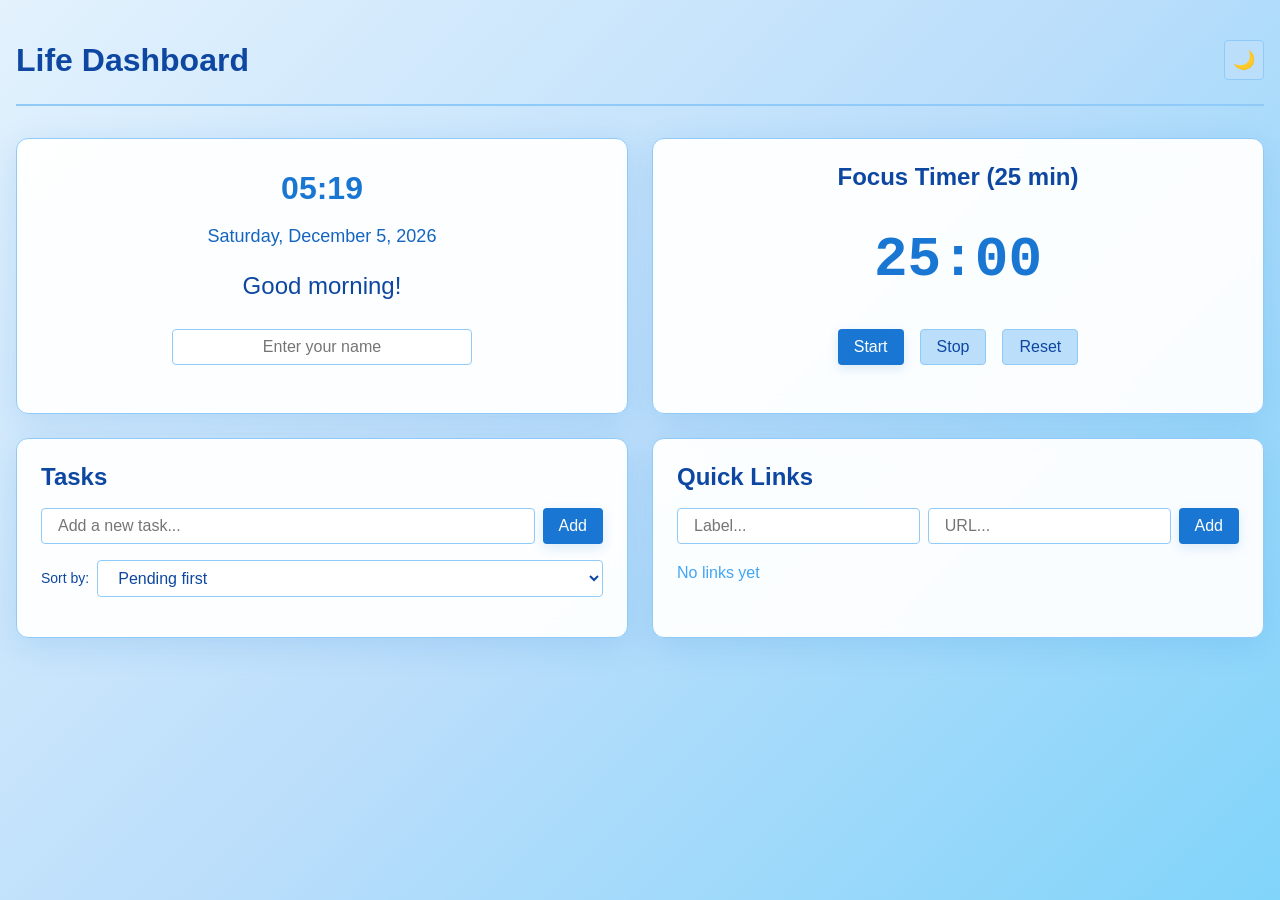
<file: index.html>
﻿<!DOCTYPE html>
<html lang="en">
<head>
  <meta charset="UTF-8">
  <meta name="viewport" content="width=device-width, initial-scale=1.0">
  <meta name="description" content="A personal productivity dashboard with time tracking, tasks, and quick links">
  <title>Life Dashboard</title>
  <link rel="stylesheet" href="css/styles.css">
</head>
<body>
  <div class="app-container">
    <!-- Header with theme toggle -->
    <header class="app-header">
      <h1>Life Dashboard</h1>
      <button id="theme-toggle" class="btn-icon" aria-label="Toggle theme">
        <span class="theme-icon" aria-hidden="true">🌙</span>
      </button>
    </header>
    
    <!-- Main content area with widgets -->
    <main class="app-main">
      <!-- Top row: Greeting and Timer -->
      <div class="widget-row">
        <!-- Greeting Widget -->
        <div id="greeting-widget" class="widget widget-greeting">
          <div class="greeting-time" id="greeting-time">12:00</div>
          <div class="greeting-date" id="greeting-date">Loading...</div>
          <div class="greeting-message" id="greeting-message">Good day!</div>
          <div class="greeting-input-group">
            <input 
              type="text" 
              id="greeting-name-input" 
              placeholder="Enter your name" 
              maxlength="50"
              aria-label="Your name"
            />
          </div>
        </div>
        
        <!-- Timer Widget -->
        <div id="timer-widget" class="widget widget-timer">
          <h2>Focus Timer (25 min)</h2>
          <div class="timer-display" id="timer-display">25:00</div>
          <div class="timer-controls">
            <button id="timer-start" class="btn btn-primary">Start</button>
            <button id="timer-stop" class="btn btn-secondary" disabled>Stop</button>
            <button id="timer-reset" class="btn btn-secondary">Reset</button>
          </div>
        </div>
      </div>
      
      <!-- Bottom row: Todo and Links -->
      <div class="widget-row">
        <!-- Todo Widget -->
        <div id="todo-widget" class="widget widget-todo">
          <h2>Tasks</h2>
          <div class="todo-input-group">
            <input 
              type="text" 
              id="todo-input" 
              placeholder="Add a new task..." 
              maxlength="500"
              aria-label="New task description"
            />
            <button id="todo-add" class="btn btn-primary">Add</button>
          </div>
          <span class="error-message" id="todo-error" role="alert"></span>
          <div class="todo-sort">
            <label for="todo-sort-select">Sort by:</label>
            <select id="todo-sort-select" aria-label="Task sort order">
              <option value="pending">Pending first</option>
              <option value="completed">Completed first</option>
              <option value="alpha">Alphabetical (A-Z)</option>
            </select>
          </div>
          <ul id="todo-list" class="todo-list" role="list">
            <!-- Task items rendered dynamically -->
          </ul>
        </div>
        
        <!-- Links Widget -->
        <div id="links-widget" class="widget widget-links">
          <h2>Quick Links</h2>
          <div class="links-input-group">
            <input 
              type="text" 
              id="link-label" 
              placeholder="Label..." 
              maxlength="100"
              aria-label="Link label"
            />
            <input 
              type="text" 
              id="link-url" 
              placeholder="URL..." 
              maxlength="500"
              aria-label="Link URL"
            />
            <button id="link-add" class="btn btn-primary">Add</button>
          </div>
          <span class="error-message" id="link-error" role="alert"></span>
          <div id="links-container" class="links-container" role="list">
            <!-- Link buttons rendered dynamically -->
          </div>
        </div>
      </div>
    </main>
  </div>
  
  <script src="js/app.js"></script>
</body>
</html>
</file>
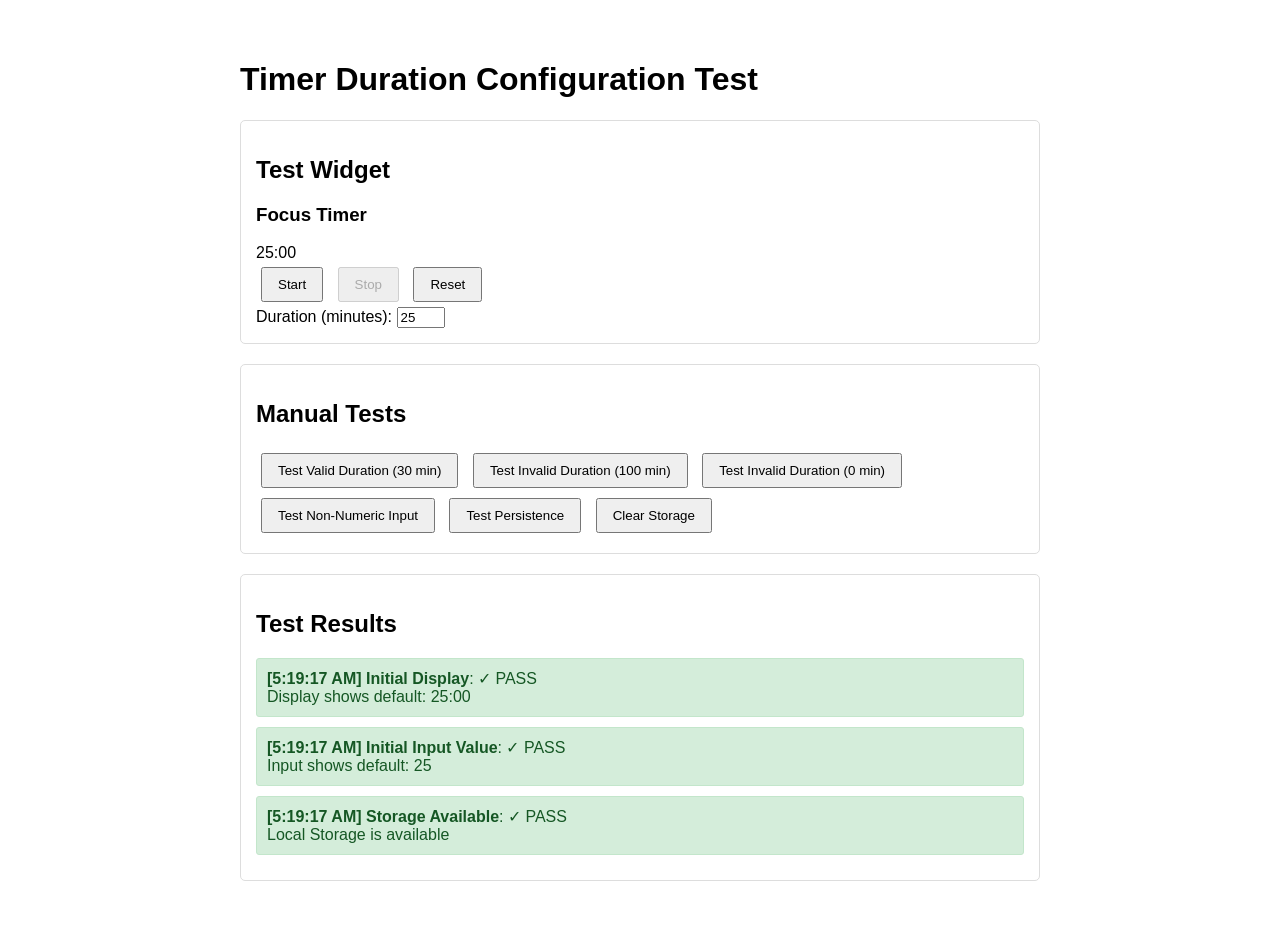
<file: test-timer-duration.html>
<!DOCTYPE html>
<html lang="en">
<head>
  <meta charset="UTF-8">
  <meta name="viewport" content="width=device-width, initial-scale=1.0">
  <title>Timer Duration Configuration Test</title>
  <style>
    body {
      font-family: Arial, sans-serif;
      max-width: 800px;
      margin: 20px auto;
      padding: 20px;
    }
    .test-section {
      margin: 20px 0;
      padding: 15px;
      border: 1px solid #ddd;
      border-radius: 5px;
    }
    .test-result {
      margin: 10px 0;
      padding: 10px;
      border-radius: 3px;
    }
    .pass {
      background: #d4edda;
      color: #155724;
      border: 1px solid #c3e6cb;
    }
    .fail {
      background: #f8d7da;
      color: #721c24;
      border: 1px solid #f5c6cb;
    }
    button {
      margin: 5px;
      padding: 8px 15px;
      cursor: pointer;
    }
    .error-message {
      color: red;
      display: none;
      margin-left: 10px;
    }
  </style>
</head>
<body>
  <h1>Timer Duration Configuration Test</h1>
  
  <div class="test-section">
    <h2>Test Widget</h2>
    <div id="timer-widget" class="widget widget-timer">
      <h3>Focus Timer</h3>
      <div class="timer-display" id="timer-display">25:00</div>
      <div class="timer-controls">
        <button id="timer-start" class="btn-primary">Start</button>
        <button id="timer-stop" class="btn-secondary" disabled>Stop</button>
        <button id="timer-reset" class="btn-secondary">Reset</button>
      </div>
      <div class="timer-config">
        <label for="timer-duration">Duration (minutes):</label>
        <input type="number" id="timer-duration" min="1" max="60" value="25" />
        <span class="error-message" id="timer-error"></span>
      </div>
    </div>
  </div>

  <div class="test-section">
    <h2>Manual Tests</h2>
    <button onclick="testValidDuration()">Test Valid Duration (30 min)</button>
    <button onclick="testInvalidDurationHigh()">Test Invalid Duration (100 min)</button>
    <button onclick="testInvalidDurationLow()">Test Invalid Duration (0 min)</button>
    <button onclick="testInvalidDurationNonNumeric()">Test Non-Numeric Input</button>
    <button onclick="testPersistence()">Test Persistence</button>
    <button onclick="clearStorage()">Clear Storage</button>
  </div>

  <div class="test-section">
    <h2>Test Results</h2>
    <div id="test-results"></div>
  </div>

  <script src="js/app.js"></script>
  <script>
    let testResults = [];

    function addResult(testName, passed, details) {
      const result = {
        testName,
        passed,
        details,
        timestamp: new Date().toLocaleTimeString()
      };
      testResults.push(result);
      displayResults();
    }

    function displayResults() {
      const container = document.getElementById('test-results');
      container.innerHTML = testResults.map(result => `
        <div class="test-result ${result.passed ? 'pass' : 'fail'}">
          <strong>[${result.timestamp}] ${result.testName}</strong>: ${result.passed ? '✓ PASS' : '✗ FAIL'}
          <br>${result.details}
        </div>
      `).join('');
    }

    function testValidDuration() {
      const input = document.getElementById('timer-duration');
      const display = document.getElementById('timer-display');
      
      // Set valid duration
      input.value = '30';
      input.dispatchEvent(new Event('change'));
      
      // Wait a moment for the change to process
      setTimeout(() => {
        const displayValue = display.textContent;
        const errorVisible = document.getElementById('timer-error').style.display !== 'none';
        
        if (displayValue === '30:00' && !errorVisible) {
          addResult('Valid Duration (30 min)', true, `Display shows: ${displayValue}, No error shown`);
        } else {
          addResult('Valid Duration (30 min)', false, `Display shows: ${displayValue}, Error visible: ${errorVisible}`);
        }
      }, 100);
    }

    function testInvalidDurationHigh() {
      const input = document.getElementById('timer-duration');
      const errorElement = document.getElementById('timer-error');
      
      // Set invalid duration (too high)
      input.value = '100';
      input.dispatchEvent(new Event('change'));
      
      // Wait a moment for the change to process
      setTimeout(() => {
        const errorVisible = errorElement.style.display !== 'none';
        const errorText = errorElement.textContent;
        
        if (errorVisible && errorText.includes('between') && errorText.includes('60')) {
          addResult('Invalid Duration High (100 min)', true, `Error shown: "${errorText}"`);
        } else {
          addResult('Invalid Duration High (100 min)', false, `Error not shown properly. Visible: ${errorVisible}, Text: "${errorText}"`);
        }
      }, 100);
    }

    function testInvalidDurationLow() {
      const input = document.getElementById('timer-duration');
      const errorElement = document.getElementById('timer-error');
      
      // Set invalid duration (too low)
      input.value = '0';
      input.dispatchEvent(new Event('change'));
      
      // Wait a moment for the change to process
      setTimeout(() => {
        const errorVisible = errorElement.style.display !== 'none';
        const errorText = errorElement.textContent;
        
        if (errorVisible && errorText.includes('between')) {
          addResult('Invalid Duration Low (0 min)', true, `Error shown: "${errorText}"`);
        } else {
          addResult('Invalid Duration Low (0 min)', false, `Error not shown properly. Visible: ${errorVisible}, Text: "${errorText}"`);
        }
      }, 100);
    }

    function testInvalidDurationNonNumeric() {
      const input = document.getElementById('timer-duration');
      const errorElement = document.getElementById('timer-error');
      
      // Set non-numeric input
      input.value = 'abc';
      input.dispatchEvent(new Event('change'));
      
      // Wait a moment for the change to process
      setTimeout(() => {
        const errorVisible = errorElement.style.display !== 'none';
        const errorText = errorElement.textContent;
        
        if (errorVisible && errorText.includes('between')) {
          addResult('Non-Numeric Input', true, `Error shown: "${errorText}"`);
        } else {
          addResult('Non-Numeric Input', false, `Error not shown properly. Visible: ${errorVisible}, Text: "${errorText}"`);
        }
      }, 100);
    }

    function testPersistence() {
      const input = document.getElementById('timer-duration');
      
      // Set a specific duration
      input.value = '45';
      input.dispatchEvent(new Event('change'));
      
      // Wait and check if it's in storage
      setTimeout(() => {
        const storedValue = StorageManager.get('pomoDuration');
        
        if (storedValue === 45) {
          addResult('Duration Persistence', true, `Duration persisted correctly: ${storedValue} minutes`);
        } else {
          addResult('Duration Persistence', false, `Expected 45, got: ${storedValue}`);
        }
      }, 100);
    }

    function clearStorage() {
      localStorage.clear();
      addResult('Storage Cleared', true, 'All storage cleared. Reload to test initialization with default values.');
    }

    // Automated test on load
    window.addEventListener('load', () => {
      setTimeout(() => {
        // Test 1: Check initial display
        const display = document.getElementById('timer-display');
        const displayValue = display.textContent;
        
        if (displayValue === '25:00') {
          addResult('Initial Display', true, `Display shows default: ${displayValue}`);
        } else {
          addResult('Initial Display', false, `Expected 25:00, got: ${displayValue}`);
        }

        // Test 2: Check if duration input is loaded
        const input = document.getElementById('timer-duration');
        const inputValue = input.value;
        
        if (inputValue === '25') {
          addResult('Initial Input Value', true, `Input shows default: ${inputValue}`);
        } else {
          addResult('Initial Input Value', false, `Expected 25, got: ${inputValue}`);
        }

        // Test 3: Check if StorageManager is available
        const available = StorageManager.isAvailable();
        addResult('Storage Available', available, available ? 'Local Storage is available' : 'Local Storage is NOT available');
      }, 500);
    });
  </script>
</body>
</html>
</file>
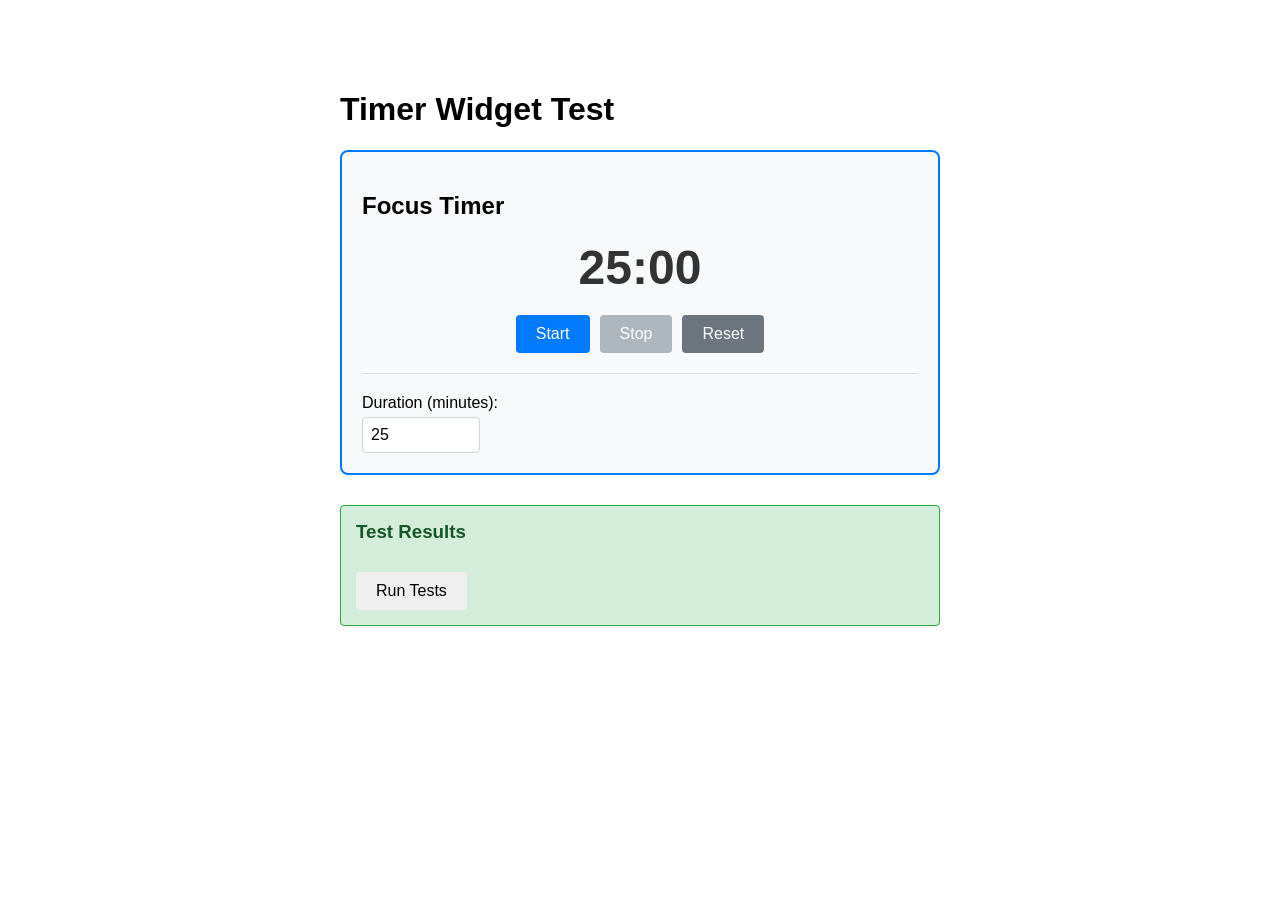
<file: test-timer.html>
<!DOCTYPE html>
<html lang="en">
<head>
  <meta charset="UTF-8">
  <meta name="viewport" content="width=device-width, initial-scale=1.0">
  <title>Timer Widget Test</title>
  <style>
    body {
      font-family: Arial, sans-serif;
      max-width: 600px;
      margin: 50px auto;
      padding: 20px;
    }
    .widget {
      border: 2px solid #007bff;
      padding: 20px;
      border-radius: 8px;
      background: #f8f9fa;
    }
    .timer-display {
      font-size: 48px;
      font-weight: bold;
      text-align: center;
      margin: 20px 0;
      color: #333;
    }
    .timer-controls {
      display: flex;
      gap: 10px;
      justify-content: center;
      margin: 20px 0;
    }
    button {
      padding: 10px 20px;
      font-size: 16px;
      border: none;
      border-radius: 4px;
      cursor: pointer;
    }
    .btn-primary {
      background: #007bff;
      color: white;
    }
    .btn-primary:disabled {
      background: #6c757d;
      cursor: not-allowed;
    }
    .btn-secondary {
      background: #6c757d;
      color: white;
    }
    .btn-secondary:disabled {
      background: #adb5bd;
      cursor: not-allowed;
    }
    .timer-config {
      margin-top: 20px;
      padding-top: 20px;
      border-top: 1px solid #dee2e6;
    }
    .timer-config label {
      display: block;
      margin-bottom: 5px;
    }
    .timer-config input {
      padding: 8px;
      font-size: 16px;
      width: 100px;
      border: 1px solid #ced4da;
      border-radius: 4px;
    }
    .error-message {
      color: #dc3545;
      display: none;
      margin-top: 5px;
    }
    .test-results {
      margin-top: 30px;
      padding: 15px;
      border: 1px solid #28a745;
      border-radius: 4px;
      background: #d4edda;
    }
    .test-results h3 {
      margin-top: 0;
      color: #155724;
    }
    .test-item {
      margin: 10px 0;
      padding: 5px;
    }
    .test-pass {
      color: #155724;
    }
    .test-fail {
      color: #721c24;
      background: #f8d7da;
      padding: 5px;
      border-radius: 4px;
    }
  </style>
</head>
<body>
  <h1>Timer Widget Test</h1>
  
  <div id="timer-widget" class="widget widget-timer">
    <h2>Focus Timer</h2>
    <div class="timer-display" id="timer-display">25:00</div>
    <div class="timer-controls">
      <button id="timer-start" class="btn-primary">Start</button>
      <button id="timer-stop" class="btn-secondary" disabled>Stop</button>
      <button id="timer-reset" class="btn-secondary">Reset</button>
    </div>
    <div class="timer-config">
      <label for="timer-duration">Duration (minutes):</label>
      <input type="number" id="timer-duration" min="1" max="60" value="25" />
      <span class="error-message" id="timer-error"></span>
    </div>
  </div>

  <div class="test-results">
    <h3>Test Results</h3>
    <div id="test-results-container"></div>
    <button onclick="runTests()" style="margin-top: 10px;">Run Tests</button>
  </div>

  <script src="js/app.js"></script>
  <script>
    // Initialize only the StorageManager and TimerWidget
    if (typeof StorageManager !== 'undefined' && typeof TimerWidget !== 'undefined') {
      TimerWidget.init('#timer-widget');
      console.log('TimerWidget initialized');
    }

    // Test functions
    function runTests() {
      const resultsContainer = document.getElementById('test-results-container');
      resultsContainer.innerHTML = '<p>Running tests...</p>';
      const results = [];

      // Test 1: Initial state
      const display = document.getElementById('timer-display');
      const startBtn = document.getElementById('timer-start');
      const stopBtn = document.getElementById('timer-stop');
      
      results.push({
        name: 'Initial state: Display shows 25:00',
        pass: display.textContent === '25:00'
      });
      
      results.push({
        name: 'Initial state: Start button enabled',
        pass: !startBtn.disabled
      });
      
      results.push({
        name: 'Initial state: Stop button disabled',
        pass: stopBtn.disabled
      });

      // Test 2: Start timer
      startBtn.click();
      setTimeout(() => {
        results.push({
          name: 'After start: Start button disabled',
          pass: startBtn.disabled
        });
        
        results.push({
          name: 'After start: Stop button enabled',
          pass: !stopBtn.disabled
        });

        // Test 3: Stop (pause) timer
        setTimeout(() => {
          stopBtn.click();
          
          results.push({
            name: 'After stop: Start button enabled (for resume)',
            pass: !startBtn.disabled
          });
          
          results.push({
            name: 'After stop: Stop button disabled',
            pass: stopBtn.disabled
          });

          // Test 4: Reset timer
          document.getElementById('timer-reset').click();
          
          results.push({
            name: 'After reset: Display returns to 25:00',
            pass: display.textContent === '25:00'
          });
          
          results.push({
            name: 'After reset: Start button enabled',
            pass: !startBtn.disabled
          });
          
          results.push({
            name: 'After reset: Stop button disabled',
            pass: stopBtn.disabled
          });

          // Test 5: Set custom duration
          const durationInput = document.getElementById('timer-duration');
          durationInput.value = '10';
          durationInput.dispatchEvent(new Event('change'));
          
          setTimeout(() => {
            results.push({
              name: 'After setting duration to 10: Display shows 10:00',
              pass: display.textContent === '10:00'
            });

            // Test 6: Invalid duration
            durationInput.value = '100';
            durationInput.dispatchEvent(new Event('change'));
            
            setTimeout(() => {
              const errorElement = document.getElementById('timer-error');
              results.push({
                name: 'Invalid duration (100): Error message shown',
                pass: errorElement.textContent.includes('between') && errorElement.style.display === 'inline'
              });

              // Display results
              displayResults(results);
            }, 100);
          }, 100);
        }, 2000); // Wait 2 seconds while timer is running
      }, 100);
    }

    function displayResults(results) {
      const container = document.getElementById('test-results-container');
      let html = '';
      let passCount = 0;
      
      results.forEach(result => {
        if (result.pass) passCount++;
        const cssClass = result.pass ? 'test-pass' : 'test-fail';
        const icon = result.pass ? '✓' : '✗';
        html += `<div class="test-item ${cssClass}">${icon} ${result.name}</div>`;
      });
      
      html = `<p><strong>${passCount} of ${results.length} tests passed</strong></p>` + html;
      container.innerHTML = html;
    }
  </script>
</body>
</html>
</file>
<file: css/styles.css>
﻿:root {
  --bg-primary: #e3f2fd;
  --bg-secondary: #bbdefb;
  --bg-tertiary: #90caf9;
  --text-primary: #0d47a1;
  --text-secondary: #1565c0;
  --text-muted: #42a5f5;
  --gradient-primary: linear-gradient(135deg, #e3f2fd 0%, #bbdefb 50%, #81d4fa 100%);
  --accent-primary: #1976d2;
  --accent-hover: #1565c0;
  --accent-light: #64b5f6;
  --border-color: #90caf9;
  --shadow: rgba(25, 118, 210, 0.15);
  --shadow-hover: rgba(25, 118, 210, 0.25);
  --spacing-xs: 0.25rem;
  --spacing-sm: 0.5rem;
  --spacing-md: 1rem;
  --spacing-lg: 1.5rem;
  --spacing-xl: 2rem;
  --font-family: -apple-system, BlinkMacSystemFont, "Segoe UI", Roboto, Arial, sans-serif;
  --font-size-base: 16px;
  --font-size-sm: 14px;
  --font-size-lg: 18px;
  --font-size-xl: 24px;
  --font-size-xxl: 32px;
}

body.dark-theme {
  --bg-primary: #0d1b2a;
  --bg-secondary: #1a2f4a;
  --bg-tertiary: #2a4a6a;
  --text-primary: #e3f2fd;
  --text-secondary: #b3e5fc;
  --text-muted: #81d4fa;
  --gradient-primary: linear-gradient(135deg, #0d1b2a 0%, #1a2f4a 50%, #1e3a5f 100%);
  --accent-primary: #64b5f6;
  --accent-hover: #81d4fa;
  --accent-light: #1a3a52;
  --border-color: #42a5f5;
  --shadow: rgba(25, 118, 210, 0.3);
  --shadow-hover: rgba(25, 118, 210, 0.5);
}

* { margin: 0; padding: 0; box-sizing: border-box; }

html { font-size: 16px; }

body {
  font-family: var(--font-family);
  background: var(--gradient-primary);
  background-attachment: fixed;
  color: var(--text-primary);
  line-height: 1.6;
  min-height: 100vh;
  transition: background 0.3s ease, color 0.2s ease;
}

h1, h2, h3, h4, h5, h6 { font-weight: 600; line-height: 1.2; }

button { font-family: inherit; cursor: pointer; }
input, select { font-family: inherit; }
ul { list-style: none; }

.app-container { max-width: 1400px; margin: 0 auto; padding: 1rem; }

.app-header {
  display: flex;
  justify-content: space-between;
  align-items: center;
  padding: 1.5rem 0;
  margin-bottom: 2rem;
  border-bottom: 2px solid var(--border-color);
}

.app-header h1 { color: var(--text-primary); }

.app-main { display: flex; flex-direction: column; gap: 1.5rem; }

.widget-row {
  display: grid;
  grid-template-columns: repeat(auto-fit, minmax(350px, 1fr));
  gap: 1.5rem;
}

.widget {
  background: rgba(255, 255, 255, 0.95);
  backdrop-filter: blur(10px);
  border: 1px solid var(--border-color);
  border-radius: 12px;
  padding: 1.5rem;
  box-shadow: 0 8px 32px var(--shadow);
  transition: all 0.2s ease;
}

body.dark-theme .widget {
  background: rgba(26, 47, 74, 0.95);
}

.widget:hover {
  box-shadow: 0 12px 48px var(--shadow-hover);
  transform: translateY(-2px);
}

.widget h2 { color: var(--text-primary); margin-bottom: 1rem; }

.btn {
  padding: 0.5rem 1rem;
  border: none;
  border-radius: 4px;
  font-size: 16px;
  font-weight: 500;
  transition: all 0.2s ease;
  cursor: pointer;
}

.btn-primary {
  background: var(--accent-primary);
  color: white;
  box-shadow: 0 4px 12px var(--shadow);
}

.btn-primary:hover:not(:disabled) {
  background: var(--accent-hover);
  box-shadow: 0 6px 16px var(--shadow-hover);
  transform: translateY(-1px);
}

.btn-primary:disabled { background: var(--text-muted); cursor: not-allowed; opacity: 0.6; }

.btn-secondary {
  background: var(--bg-secondary);
  color: var(--text-primary);
  border: 1px solid var(--border-color);
}

.btn-secondary:hover:not(:disabled) {
  background: var(--bg-tertiary);
  border-color: var(--accent-primary);
}

.btn-icon {
  width: 40px;
  height: 40px;
  display: flex;
  align-items: center;
  justify-content: center;
  background: var(--bg-secondary);
  border: 1px solid var(--border-color);
  border-radius: 4px;
  font-size: 18px;
}

.btn-icon:hover {
  background: var(--bg-tertiary);
  border-color: var(--accent-primary);
  transform: scale(1.1);
}

input[type="text"], input[type="number"], select {
  width: 100%;
  padding: 0.5rem 1rem;
  border: 1px solid var(--border-color);
  border-radius: 4px;
  background: rgba(255, 255, 255, 0.9);
  color: var(--text-primary);
  font-size: 16px;
}

body.dark-theme input[type="text"],
body.dark-theme input[type="number"],
body.dark-theme select {
  background: rgba(26, 47, 74, 0.9);
}

input:focus, select:focus {
  outline: none;
  border-color: var(--accent-primary);
  box-shadow: 0 0 0 3px rgba(25, 118, 210, 0.2);
}

.error-message { display: none; color: #dc3545; font-size: 14px; margin-top: 0.25rem; }

.widget-greeting { text-align: center; }
.greeting-time { font-size: 32px; font-weight: 700; color: var(--accent-primary); margin-bottom: 0.5rem; }
.greeting-date { font-size: 18px; color: var(--text-secondary); margin-bottom: 1rem; }
.greeting-message { font-size: 24px; color: var(--text-primary); margin-bottom: 1.5rem; }
.greeting-input-group { display: flex; justify-content: center; }
#greeting-name-input { max-width: 300px; text-align: center; }

.widget-timer { text-align: center; }
.timer-display { font-size: 56px; font-weight: 700; color: var(--accent-primary); margin: 1.5rem 0; font-family: 'Courier New', monospace; }
.timer-controls { display: flex; gap: 1rem; justify-content: center; margin-bottom: 1.5rem; }
.timer-config { display: flex; flex-direction: column; align-items: center; gap: 0.5rem; }
.timer-config label { color: var(--text-secondary); font-size: 14px; }
#timer-duration { width: 100px; text-align: center; }

.todo-input-group { display: flex; gap: 0.5rem; margin-bottom: 1rem; }
#todo-input { flex: 1; }
.todo-sort { display: flex; align-items: center; gap: 0.5rem; margin-bottom: 1rem; font-size: 14px; }
#todo-sort-select { flex: 1; }
.todo-list { display: flex; flex-direction: column; gap: 0.5rem; }
.todo-item {
  display: flex;
  align-items: center;
  gap: 1rem;
  padding: 1rem;
  background: rgba(255, 255, 255, 0.7);
  border: 1px solid var(--border-color);
  border-radius: 4px;
  transition: all 0.2s ease;
}
body.dark-theme .todo-item { background: rgba(42, 74, 106, 0.7); }
.todo-item:hover {
  background: rgba(255, 255, 255, 0.9);
  border-color: var(--accent-primary);
  box-shadow: 0 4px 12px var(--shadow);
}
body.dark-theme .todo-item:hover { background: rgba(42, 74, 106, 0.9); }
.todo-checkbox { width: 20px; height: 20px; cursor: pointer; }
.todo-text { flex: 1; color: var(--text-primary); }
.todo-item.completed .todo-text { text-decoration: line-through; color: var(--text-muted); }
.todo-actions { display: flex; gap: 0.5rem; }
.todo-edit, .todo-save { background: var(--accent-light); color: var(--accent-primary); }
.todo-delete, .todo-cancel { background: #dc3545; color: white; }
.todo-edit:hover, .todo-save:hover { background: var(--accent-primary); color: white; }
.todo-delete:hover, .todo-cancel:hover { background: #c82333; }
.todo-edit, .todo-delete, .todo-save, .todo-cancel { padding: 0.25rem 0.5rem; font-size: 14px; border: none; border-radius: 4px; cursor: pointer; }

.links-input-group { display: flex; gap: 0.5rem; margin-bottom: 1rem; }
#link-label, #link-url { flex: 1; }
.links-container { display: flex; flex-wrap: wrap; gap: 0.5rem; }
.link-item { display: flex; gap: 0.25rem; align-items: center; }
.link-button {
  padding: 0.5rem 1rem;
  background: var(--accent-primary);
  color: white;
  border: none;
  border-radius: 4px;
  cursor: pointer;
  font-size: 16px;
  font-weight: 500;
  box-shadow: 0 4px 12px var(--shadow);
  transition: all 0.2s ease;
}
.link-button:hover {
  background: var(--accent-hover);
  box-shadow: 0 6px 16px var(--shadow-hover);
  transform: translateY(-2px);
}
.link-delete {
  width: 32px;
  height: 32px;
  display: flex;
  align-items: center;
  justify-content: center;
  background: #dc3545;
  color: white;
  border: none;
  border-radius: 4px;
  cursor: pointer;
  font-weight: bold;
  transition: all 0.2s ease;
}
.link-delete:hover { background: #c82333; transform: scale(1.1); }

@media (max-width: 768px) {
  .widget-row { grid-template-columns: 1fr; }
  .app-header { padding: 1rem 0; margin-bottom: 1.5rem; }
  .app-header h1 { font-size: 24px; }
  .timer-display { font-size: 40px; }
  .todo-input-group, .links-input-group { flex-direction: column; }
  #todo-input, #link-label, #link-url { width: 100%; }
}

.text-muted { color: var(--text-muted); }
.text-center { text-align: center; }
.hidden { display: none !important; }
</file>
